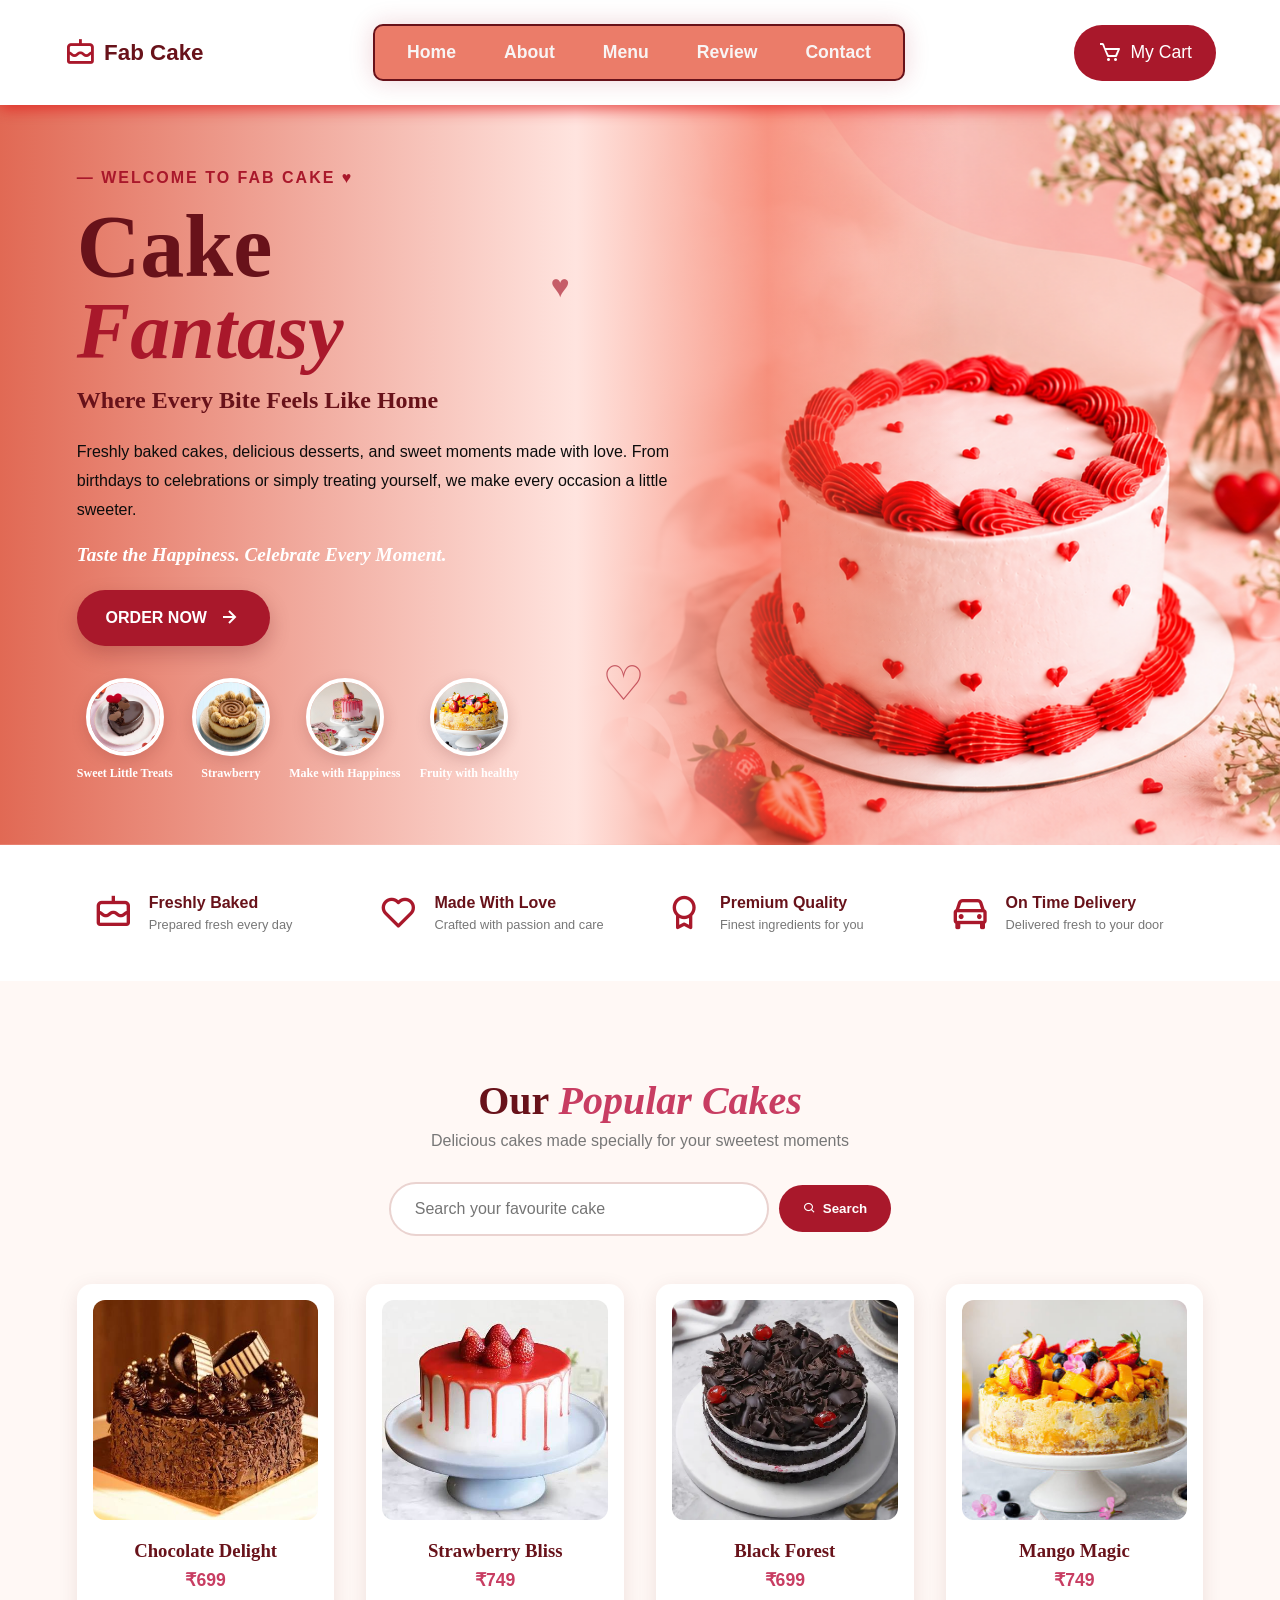
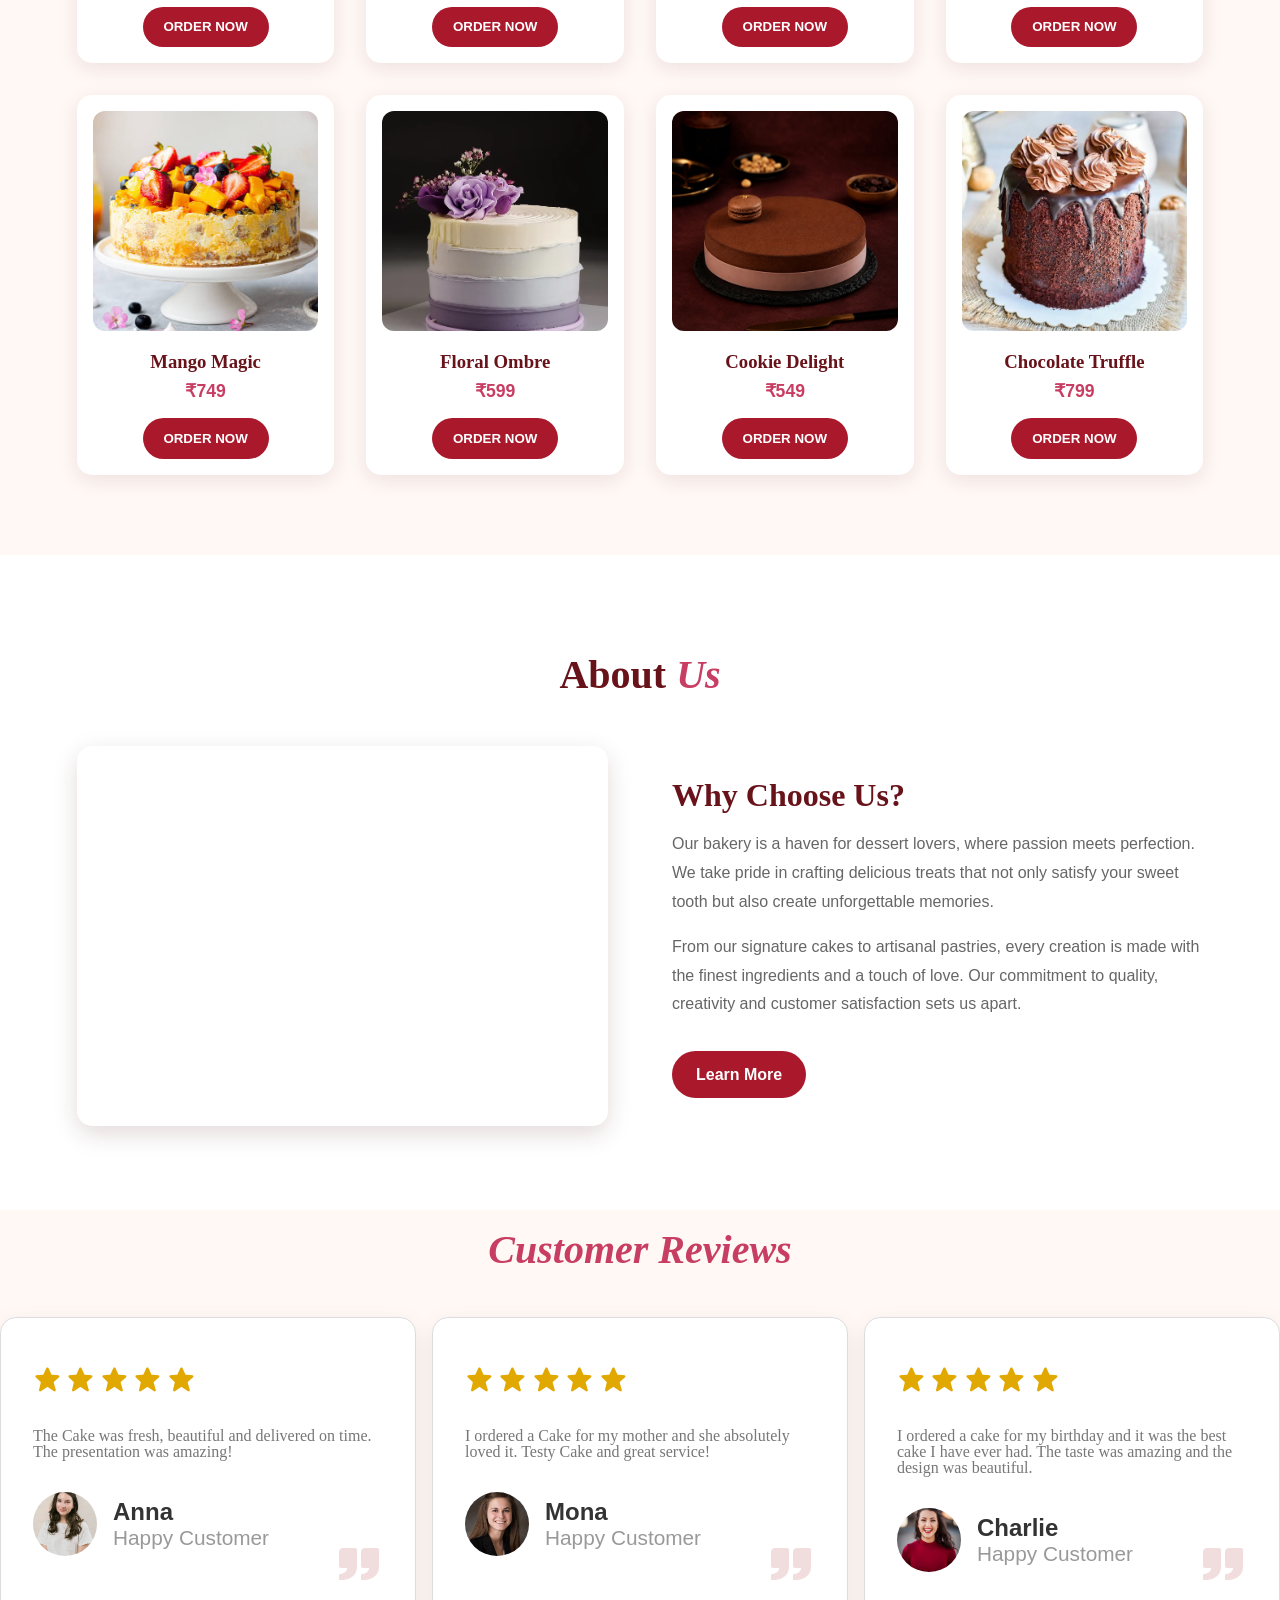
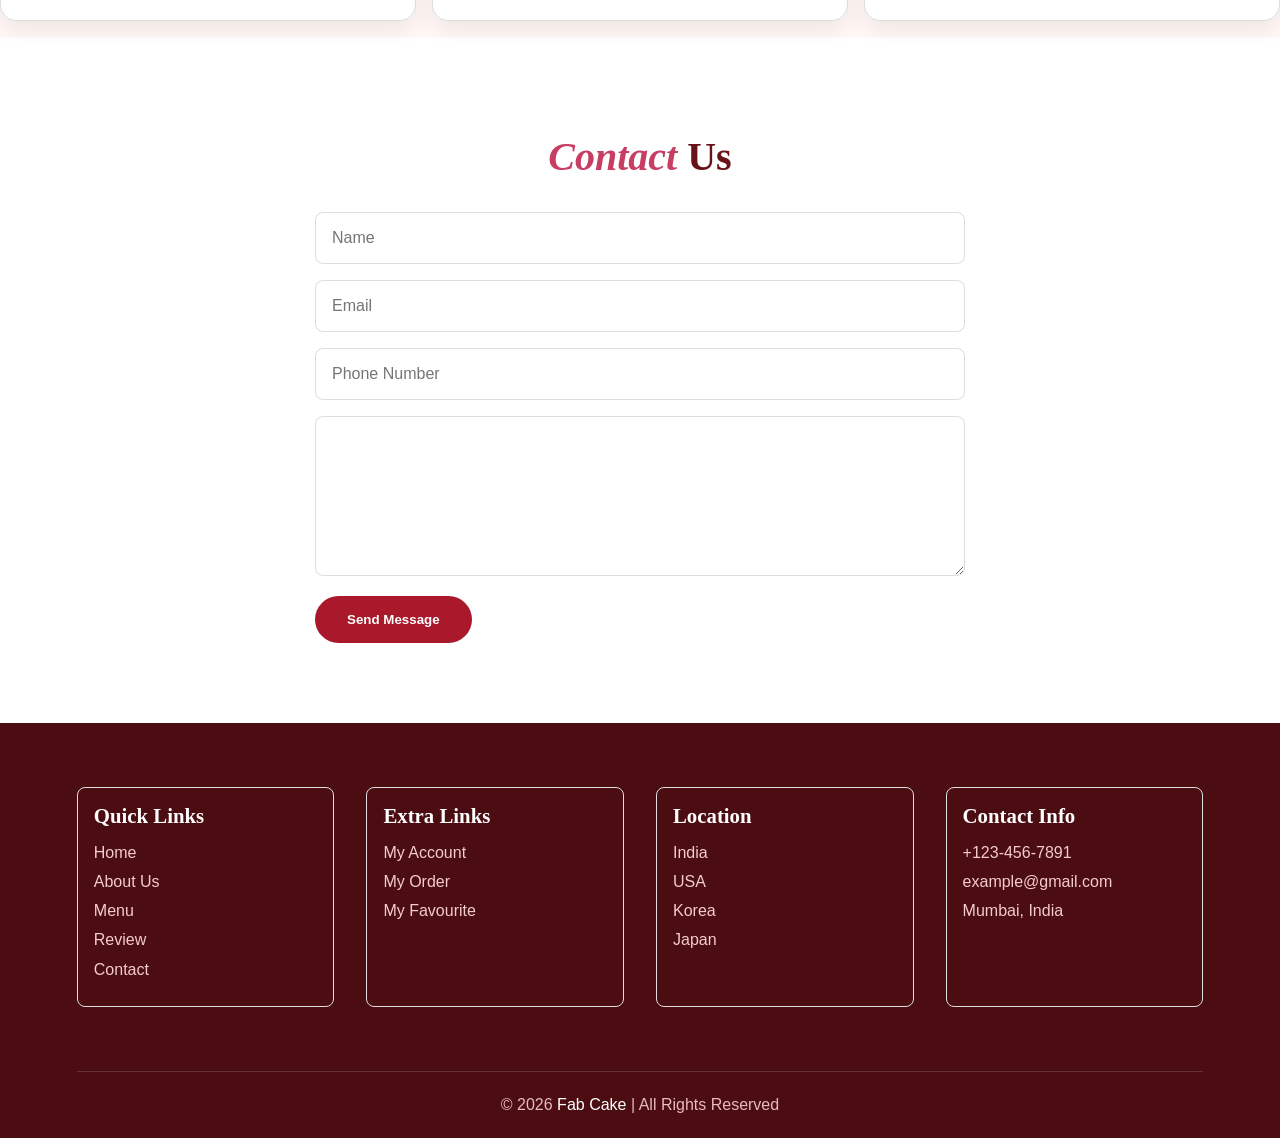
<file: index.html>
<!DOCTYPE html>
<html lang="en">

<head>

    <meta charset="UTF-8">
    <meta name="viewport" content="width=device-width, initial-scale=1.0">

    <title>Fab Cake</title>

    <!-- CSS -->
    <link rel="stylesheet" href="bakary.css">

    <!-- Boxicons -->
    <link href='https://unpkg.com/boxicons@2.1.4/css/boxicons.min.css' rel='stylesheet'>

</head>


<body>


    <!-- ================= HEADER ================= -->

    <header>

        <input type="checkbox" name="" id="toggler">
        <label for="toggler" class="bx bx-menu"></label>

        <!-- LOGO -->

        <a href="#home" class="logo">

            <i class='bx bx-cake'></i>

            <span>Fab Cake</span>

        </a>


        <!-- NAVBAR -->

        <nav class="navbar">

            <a href="#home">Home</a>

            <a href="#about">About</a>

            <a href="#menu">Menu</a>

            <a href="#review">Review</a>

            <a href="#contact">Contact</a>

        </nav>


        <!-- CART -->

        <a href="#cart" class="cart">

            <i class='bx bx-cart'></i>

            My Cart

        </a>

    </header>



    <!-- ================= HOME ================= -->


    <section class="home" id="home">


        <!-- DECORATIVE HEARTS -->

        <div class="heart heart1">♥</div>

        <div class="heart heart2">♡</div>


        <!-- LEFT CONTENT -->

        <div class="home-content">


            <p class="welcome">

                — WELCOME TO FAB CAKE ♥

            </p>


            <h1>

                Cake

                <span>Fantasy</span>

            </h1>


            <h2>

                Where Every Bite Feels Like Home

            </h2>


            <p class="description">

                Freshly baked cakes, delicious desserts, and sweet moments

                made with love. From birthdays to celebrations or simply

                treating yourself, we make every occasion a little sweeter.

            </p>


            <p class="tagline">

                Taste the Happiness. Celebrate Every Moment.

            </p>


            <!-- ORDER BUTTON -->

            <a href="#menu" class="order-btn">

                ORDER NOW

                <i class='bx bx-right-arrow-alt'></i>

            </a>



            <!-- SMALL CAKES -->

            <div class="mini-cakes">


                <div class="mini-cake">

                    <img src="cakeimg/mini1.png" alt="Sweet Little Treats">

                    <p>Sweet Little Treats</p>

                </div>



                <div class="mini-cake">

                    <img src="cakeimg/mini2.png" alt="Strawberry Cake">

                    <p>Strawberry</p>

                </div>



                <div class="mini-cake">

                    <img src="cakeimg/mini3.jpg" alt="Black Forest Cake">

                    <p>Make with Happiness</p>

                </div>



                <div class="mini-cake">

                    <img src="cakeimg/mangocake.jpg" alt="Mango Cake">

                    <p>Fruity with healthy</p>

                </div>


            </div>


        </div>

    </section>



    <!-- ================= FEATURES ================= -->

    <section class="features">


        <div class="feature-box">

            <i class='bx bx-cake'></i>

            <div>

                <h3>Freshly Baked</h3>

                <p>Prepared fresh every day</p>

            </div>

        </div>



        <div class="feature-box">

            <i class='bx bx-heart'></i>

            <div>

                <h3>Made With Love</h3>

                <p>Crafted with passion and care</p>

            </div>

        </div>



        <div class="feature-box">

            <i class='bx bx-award'></i>

            <div>

                <h3>Premium Quality</h3>

                <p>Finest ingredients for you</p>

            </div>

        </div>



        <div class="feature-box">

            <i class='bx bx-car'></i>

            <div>

                <h3>On Time Delivery</h3>

                <p>Delivered fresh to your door</p>

            </div>

        </div>


    </section>



    <!-- ================= MENU ================= -->

    <section class="menu" id="menu">


        <h1 class="heading">

            Our <span>Popular Cakes</span>

        </h1>


        <p class="menu-subtitle">

            Delicious cakes made specially for your sweetest moments

        </p>



        <!-- SEARCH BOX -->

        <div class="search-box">

            <input type="text" placeholder="Search your favourite cake">

            <button>

                <i class='bx bx-search'></i>

                Search

            </button>

        </div>



        <!-- CAKE CARDS -->

        <div class="cake-container">


            <!-- CAKE 1 -->

            <div class="cake-card">

                <img src="cakeimg/chocolate delight.jpg" alt="Chocolate Cake">

                <h3>Chocolate Delight</h3>

                <p>₹699</p>

                <button class="cake-btn">

                    ORDER NOW

                </button>

            </div>



            <!-- CAKE 2 -->

            <div class="cake-card">

                <img src="cakeimg/strobery.jpg" alt="Strawberry Cake">

                <h3>Strawberry Bliss</h3>

                <p>₹749</p>

                <button class="cake-btn">

                    ORDER NOW

                </button>

            </div>



            <!-- CAKE 3 -->

            <div class="cake-card">

                <img src="cakeimg/blackforest.jpg" alt="Black Forest Cake">

                <h3>Black Forest</h3>

                <p>₹699</p>

                <button class="cake-btn">

                    ORDER NOW

                </button>

            </div>



            <!-- CAKE 4 -->

            <div class="cake-card">

                <img src="cakeimg/mangocake.jpg" alt="Mango Cake">

                <h3>Mango Magic</h3>

                <p>₹749</p>

                <button class="cake-btn">

                    ORDER NOW

                </button>

            </div>




            <!-- Cake 4 -->
            <div class="cake-card">

                <img src="cakeimg/mangocake.jpg" alt="Mango Cake">

                <h3>Mango Magic</h3>

                <p>₹749</p>
                <button class="cake-btn">

                    ORDER NOW

                </button>

            </div>



            <div class="cake-card">

                <img src="cakeimg/floral cake.jpg" alt="Floral Ombre Cake">

                <h3>Floral Ombre</h3>

                <p>₹599</p>

                <button class="cake-btn">

                    ORDER NOW

                </button>


            </div>

            <div class="cake-card">

                <img src="cakeimg/cookie cake.jpg" alt="Cookie Cake">

                <h3>Cookie Delight</h3>

                <p>₹549</p>

                <button class="cake-btn">

                    ORDER NOW

                </button>
            </div>

            <div class="cake-card">

                <img src="cakeimg/Chocolate Truffle.jpg" alt="Chocolate Truffle Cake">

                <h3>Chocolate Truffle</h3>

                <p>₹799</p>

                <button class="cake-btn">

                    ORDER NOW

                </button>
            </div>




        </div>

    </section>



    <!-- ================= ABOUT ================= -->

    <section class="about" id="about">


        <h1 class="heading">

            About <span>Us</span>

        </h1>


        <div class="about-row">


            <!-- VIDEO -->

            <div class="video-container">

                <video src="cakeVideo/vid.mp4" autoplay muted loop>

                </video>

            </div>



            <!-- CONTENT -->

            <div class="about-content">


                <h3>

                    Why Choose Us?

                </h3>


                <p>

                    Our bakery is a haven for dessert lovers, where passion

                    meets perfection. We take pride in crafting delicious

                    treats that not only satisfy your sweet tooth but also

                    create unforgettable memories.

                </p>


                <p>

                    From our signature cakes to artisanal pastries, every

                    creation is made with the finest ingredients and a touch

                    of love. Our commitment to quality, creativity and

                    customer satisfaction sets us apart.

                </p>


                <a href="#" class="learn-btn">

                    Learn More

                </a>


            </div>




        </div>

    </section>



    <!-- ================= REVIEW ================= -->

    <section class="review" id="review">

        <h1 class="heading">
            <span>Customer Reviews</span>
        </h1>
        <br> <br>

        <div class="box-container">


            <div class="box">

                <div class="star">

                    <i class="bx bxs-star"></i>
                    <i class="bx bxs-star"></i>
                    <i class="bx bxs-star"></i>
                    <i class="bx bxs-star"></i>
                    <i class="bx bxs-star"></i>

                </div>

                <p>
                    The Cake was fresh, beautiful and delivered on time.
                    The presentation was amazing!
                </p>

                <div class="user">

                    <img src="cakeimg/person1.jpg">

                    <div class="user-info">

                        <h3>Anna</h3>
                        <span>Happy Customer</span>

                    </div>

                </div>

                <span class="bx bxs-quote-right"></span>

            </div>


            <div class="box">

                <div class="star">

                    <i class="bx bxs-star"></i>
                    <i class="bx bxs-star"></i>
                    <i class="bx bxs-star"></i>
                    <i class="bx bxs-star"></i>
                    <i class="bx bxs-star"></i>

                </div>

                <p>
                    I ordered a Cake for my mother and she absolutely
                    loved it. Testy Cake and great service!
                </p>

                <div class="user">

                    <img src="cakeimg/person2.jpg">

                    <div class="user-info">

                        <h3>Mona</h3>
                        <span>Happy Customer</span>

                    </div>

                </div>

                <span class="bx bxs-quote-right"></span>

            </div>


            <div class="box">

                <div class="star">

                    <i class="bx bxs-star"></i>
                    <i class="bx bxs-star"></i>
                    <i class="bx bxs-star"></i>
                    <i class="bx bxs-star"></i>
                    <i class="bx bxs-star"></i>

                </div>

                <p>
                    I ordered a cake for my birthday and it was the best cake I have ever had. The taste was amazing and
                    the design was beautiful.
                </p>

                <div class="user">

                    <img src="cakeimg/person4.jpg">

                    <div class="user-info">

                        <h3>Charlie</h3>
                        <span>Happy Customer</span>

                    </div>

                </div>

                <span class="bx bxs-quote-right"></span>

            </div>


        </div>

    </section>





    <!-- ================= CONTACT ================= -->

    <section class="contact" id="contact">


        <h1 class="heading">

            <span>Contact</span> Us

        </h1>


        <div class="contact-row">


            <form action="">


                <input type="text" placeholder="Name" class="box">


                <input type="email" placeholder="Email" class="box">


                <input type="number" placeholder="Phone Number" class="box">


                <textarea class="box" placeholder="Message" rows="7">

                </textarea>


                <input type="submit" value="Send Message" class="send-btn">


            </form>


        </div>

    </section>



    <!-- ================= FOOTER ================= -->

    <section class="footer">


        <div class="box-container">


            <!-- QUICK LINKS -->

            <div class="box">

                <h3>Quick Links</h3>

                <a href="#home">Home</a>

                <a href="#about">About Us</a>

                <a href="#menu">Menu</a>

                <a href="#review">Review</a>

                <a href="#contact">Contact</a>

            </div>



            <!-- EXTRA LINKS -->

            <div class="box">

                <h3>Extra Links</h3>

                <a href="#menu">My Account</a>

                <a href="#menu">My Order</a>

                <a href="#menu">My Favourite</a>

            </div>



            <!-- LOCATION -->

            <div class="box">

                <h3>Location</h3>

                <a href="#">India</a>

                <a href="#">USA</a>

                <a href="#">Korea</a>

                <a href="#">Japan</a>

            </div>



            <!-- CONTACT INFO -->

            <div class="box">

                <h3>Contact Info</h3>

                <a href="#">+123-456-7891</a>

                <a href="#">example@gmail.com</a>

                <a href="#">Mumbai, India</a>

            </div>


        </div>


        <div class="credit">

            © 2026 <span>Fab Cake</span> | All Rights Reserved

        </div>


    </section>


</body>

</html>
</file>
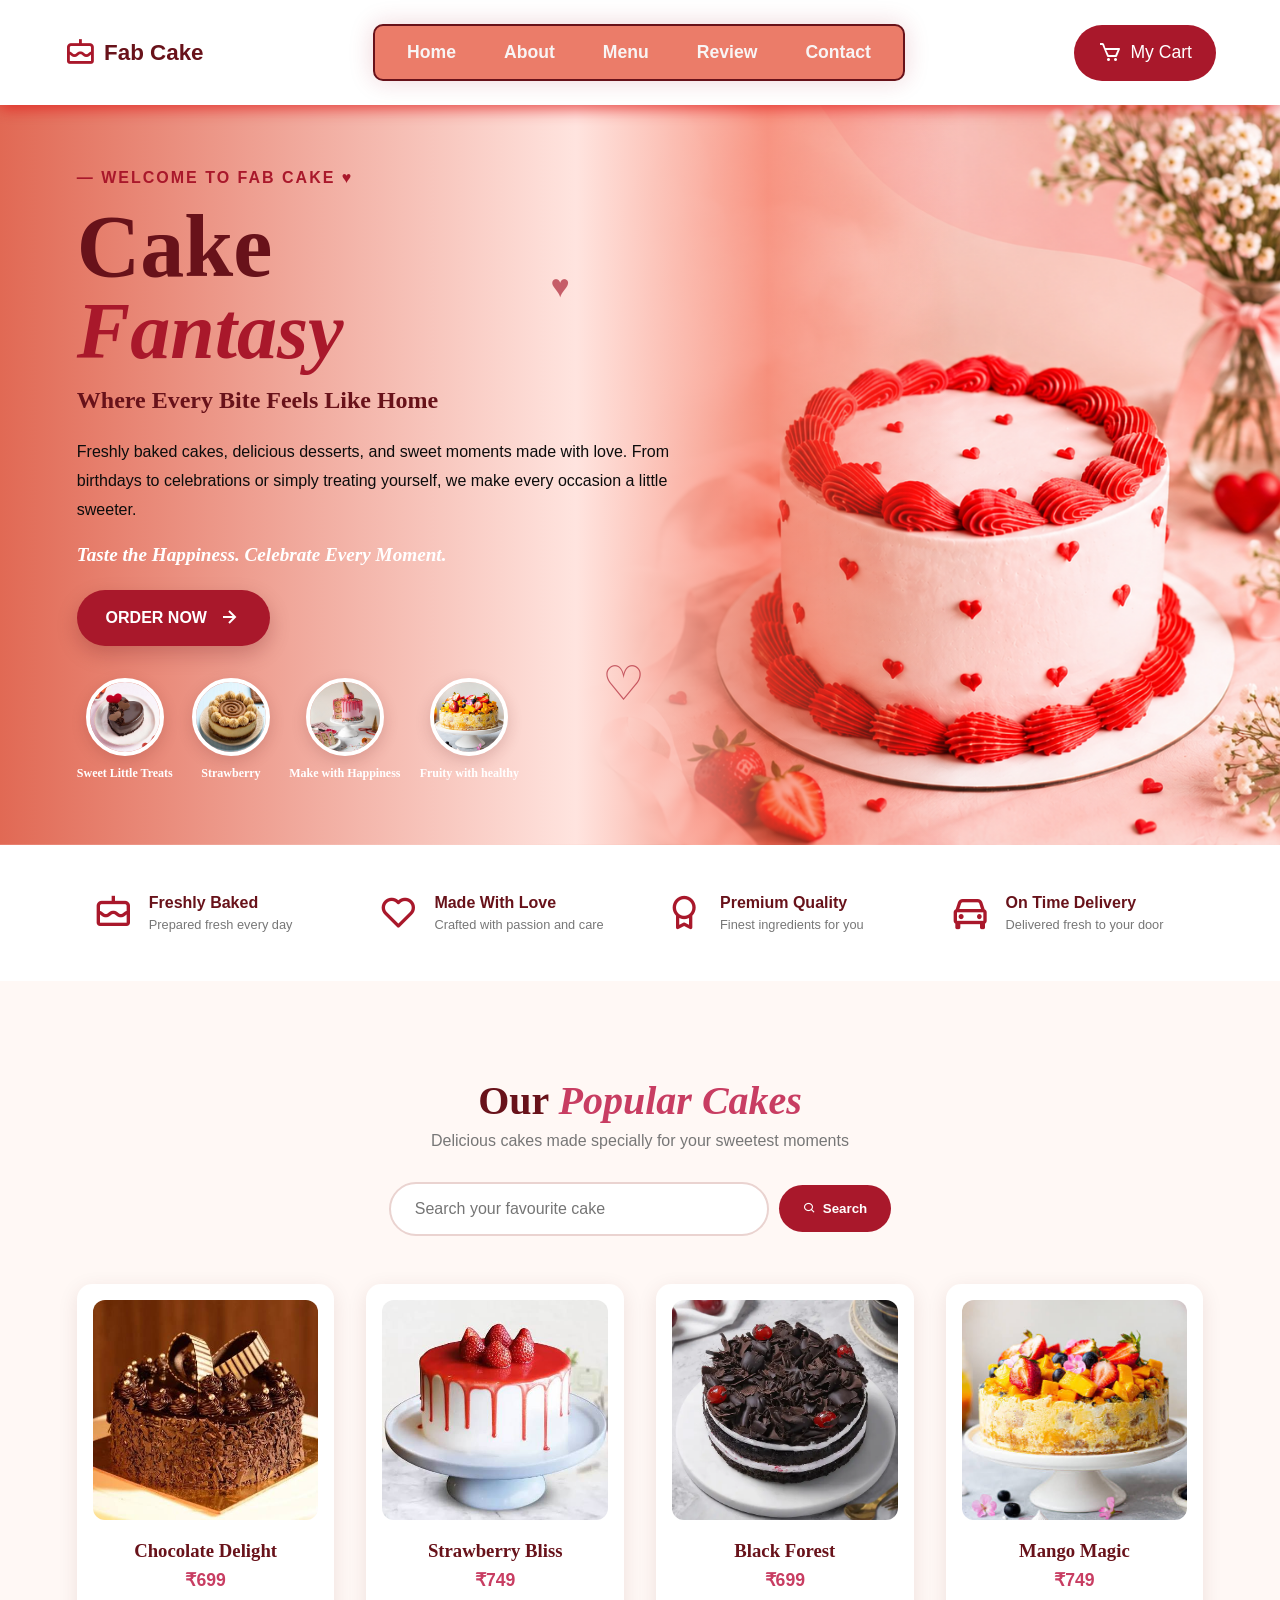
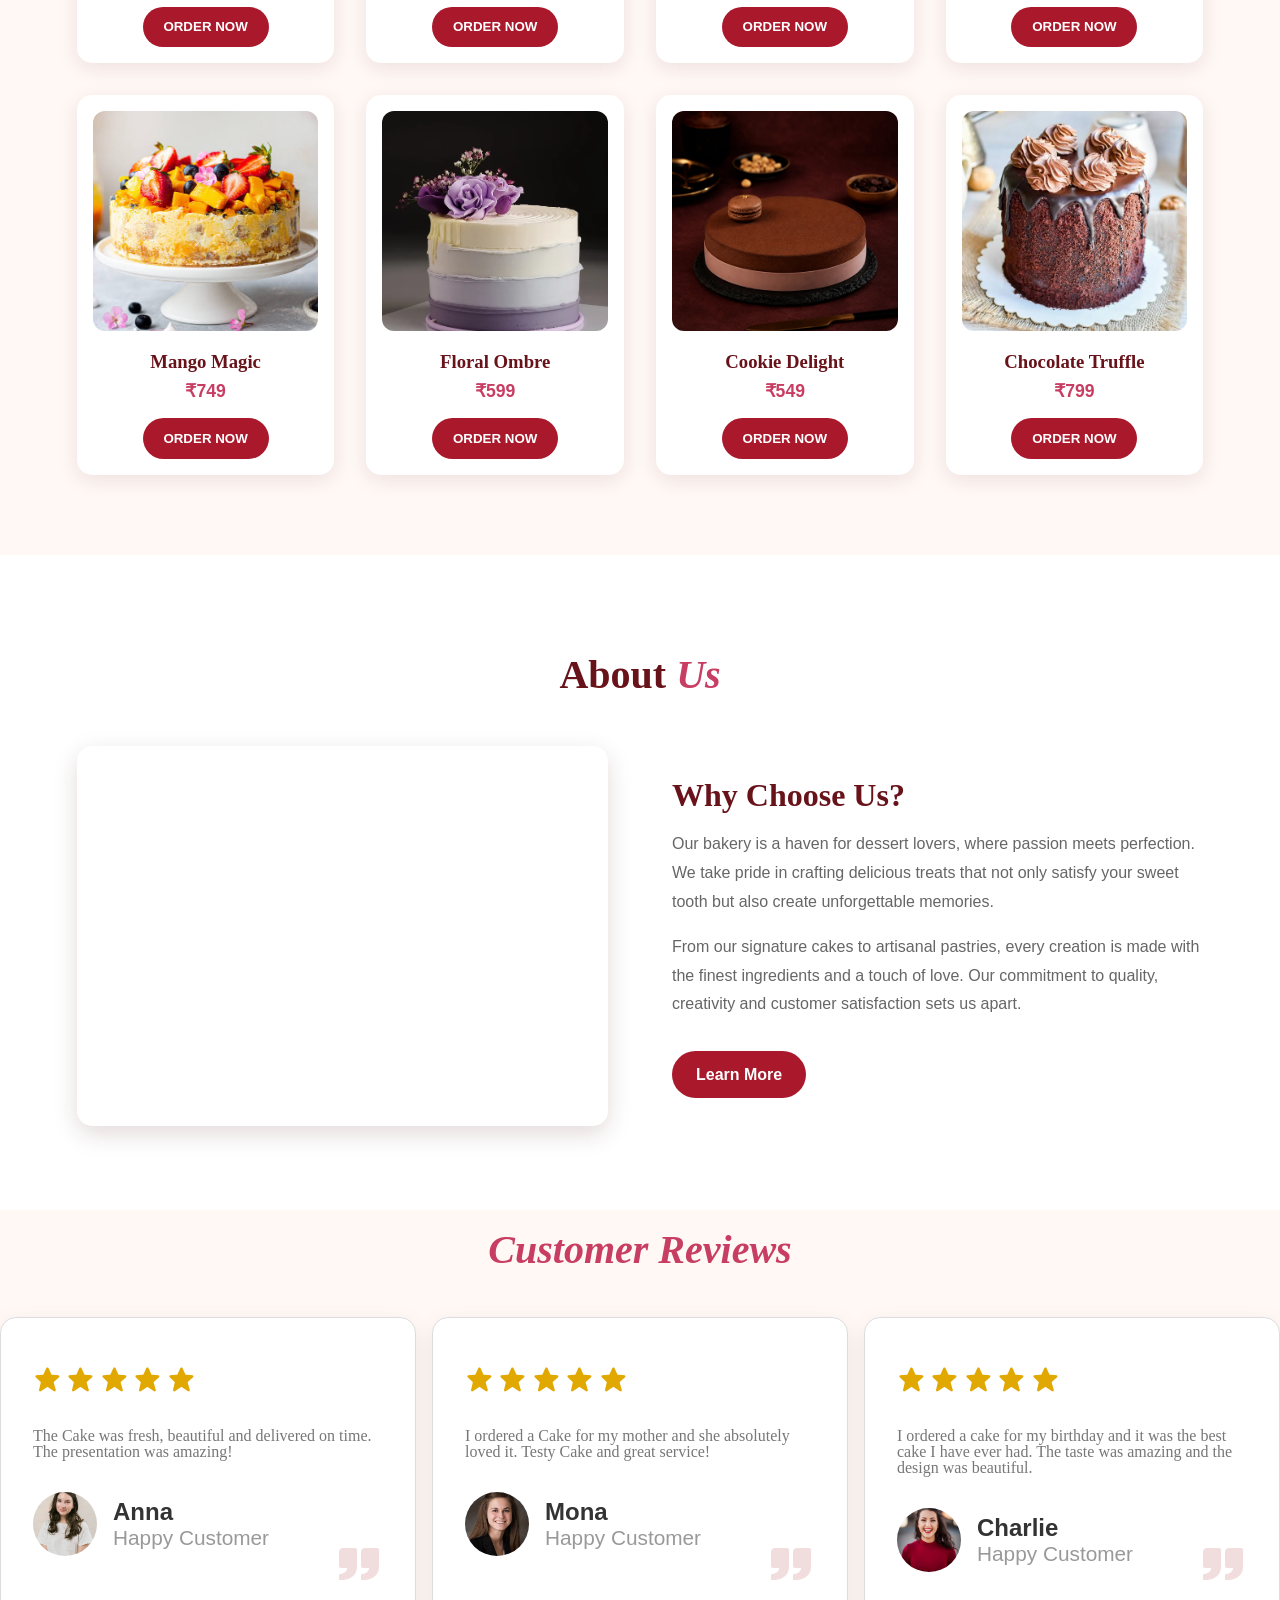
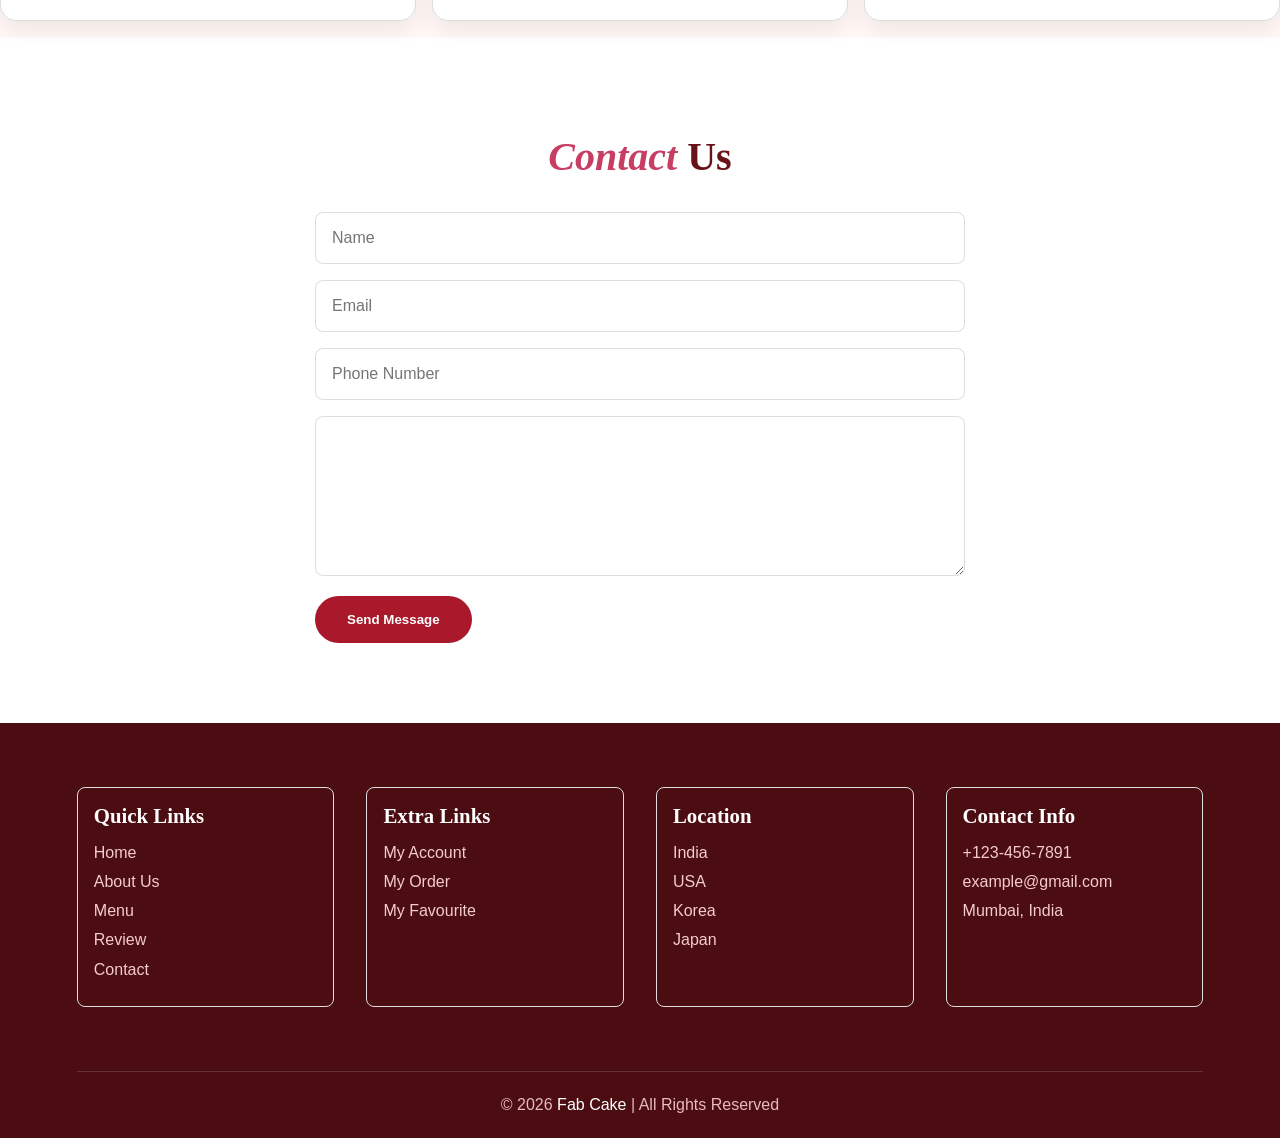
<file: bakary.html>
<!DOCTYPE html>
<html lang="en">

<head>

    <meta charset="UTF-8">
    <meta name="viewport" content="width=device-width, initial-scale=1.0">

    <title>Fab Cake</title>

    <!-- CSS -->
    <link rel="stylesheet" href="bakary.css">

    <!-- Boxicons -->
    <link href='https://unpkg.com/boxicons@2.1.4/css/boxicons.min.css' rel='stylesheet'>

</head>


<body>


    <!-- ================= HEADER ================= -->

    <header>

        <input type="checkbox" name="" id="toggler">
        <label for="toggler" class="bx bx-menu"></label>

        <!-- LOGO -->

        <a href="#home" class="logo">

            <i class='bx bx-cake'></i>

            <span>Fab Cake</span>

        </a>


        <!-- NAVBAR -->

        <nav class="navbar">

            <a href="#home">Home</a>

            <a href="#about">About</a>

            <a href="#menu">Menu</a>

            <a href="#review">Review</a>

            <a href="#contact">Contact</a>

        </nav>


        <!-- CART -->

        <a href="#cart" class="cart">

            <i class='bx bx-cart'></i>

            My Cart

        </a>

    </header>



    <!-- ================= HOME ================= -->


    <section class="home" id="home">


        <!-- DECORATIVE HEARTS -->

        <div class="heart heart1">♥</div>

        <div class="heart heart2">♡</div>


        <!-- LEFT CONTENT -->

        <div class="home-content">


            <p class="welcome">

                — WELCOME TO FAB CAKE ♥

            </p>


            <h1>

                Cake

                <span>Fantasy</span>

            </h1>


            <h2>

                Where Every Bite Feels Like Home

            </h2>


            <p class="description">

                Freshly baked cakes, delicious desserts, and sweet moments

                made with love. From birthdays to celebrations or simply

                treating yourself, we make every occasion a little sweeter.

            </p>


            <p class="tagline">

                Taste the Happiness. Celebrate Every Moment.

            </p>


            <!-- ORDER BUTTON -->

            <a href="#menu" class="order-btn">

                ORDER NOW

                <i class='bx bx-right-arrow-alt'></i>

            </a>



            <!-- SMALL CAKES -->

            <div class="mini-cakes">


                <div class="mini-cake">

                    <img src="cakeimg/mini1.png" alt="Sweet Little Treats">

                    <p>Sweet Little Treats</p>

                </div>



                <div class="mini-cake">

                    <img src="cakeimg/mini2.png" alt="Strawberry Cake">

                    <p>Strawberry</p>

                </div>



                <div class="mini-cake">

                    <img src="cakeimg/mini3.jpg" alt="Black Forest Cake">

                    <p>Make with Happiness</p>

                </div>



                <div class="mini-cake">

                    <img src="cakeimg/mangocake.jpg" alt="Mango Cake">

                    <p>Fruity with healthy</p>

                </div>


            </div>


        </div>

    </section>



    <!-- ================= FEATURES ================= -->

    <section class="features">


        <div class="feature-box">

            <i class='bx bx-cake'></i>

            <div>

                <h3>Freshly Baked</h3>

                <p>Prepared fresh every day</p>

            </div>

        </div>



        <div class="feature-box">

            <i class='bx bx-heart'></i>

            <div>

                <h3>Made With Love</h3>

                <p>Crafted with passion and care</p>

            </div>

        </div>



        <div class="feature-box">

            <i class='bx bx-award'></i>

            <div>

                <h3>Premium Quality</h3>

                <p>Finest ingredients for you</p>

            </div>

        </div>



        <div class="feature-box">

            <i class='bx bx-car'></i>

            <div>

                <h3>On Time Delivery</h3>

                <p>Delivered fresh to your door</p>

            </div>

        </div>


    </section>



    <!-- ================= MENU ================= -->

    <section class="menu" id="menu">


        <h1 class="heading">

            Our <span>Popular Cakes</span>

        </h1>


        <p class="menu-subtitle">

            Delicious cakes made specially for your sweetest moments

        </p>



        <!-- SEARCH BOX -->

        <div class="search-box">

            <input type="text" placeholder="Search your favourite cake">

            <button>

                <i class='bx bx-search'></i>

                Search

            </button>

        </div>



        <!-- CAKE CARDS -->

        <div class="cake-container">


            <!-- CAKE 1 -->

            <div class="cake-card">

                <img src="cakeimg/chocolate delight.jpg" alt="Chocolate Cake">

                <h3>Chocolate Delight</h3>

                <p>₹699</p>

                <button class="cake-btn">

                    ORDER NOW

                </button>

            </div>



            <!-- CAKE 2 -->

            <div class="cake-card">

                <img src="cakeimg/strobery.jpg" alt="Strawberry Cake">

                <h3>Strawberry Bliss</h3>

                <p>₹749</p>

                <button class="cake-btn">

                    ORDER NOW

                </button>

            </div>



            <!-- CAKE 3 -->

            <div class="cake-card">

                <img src="cakeimg/blackforest.jpg" alt="Black Forest Cake">

                <h3>Black Forest</h3>

                <p>₹699</p>

                <button class="cake-btn">

                    ORDER NOW

                </button>

            </div>



            <!-- CAKE 4 -->

            <div class="cake-card">

                <img src="cakeimg/mangocake.jpg" alt="Mango Cake">

                <h3>Mango Magic</h3>

                <p>₹749</p>

                <button class="cake-btn">

                    ORDER NOW

                </button>

            </div>




            <!-- Cake 4 -->
            <div class="cake-card">

                <img src="cakeimg/mangocake.jpg" alt="Mango Cake">

                <h3>Mango Magic</h3>

                <p>₹749</p>
                <button class="cake-btn">

                    ORDER NOW

                </button>

            </div>



            <div class="cake-card">

                <img src="cakeimg/floral cake.jpg" alt="Floral Ombre Cake">

                <h3>Floral Ombre</h3>

                <p>₹599</p>

                <button class="cake-btn">

                    ORDER NOW

                </button>


            </div>

            <div class="cake-card">

                <img src="cakeimg/cookie cake.jpg" alt="Cookie Cake">

                <h3>Cookie Delight</h3>

                <p>₹549</p>

                <button class="cake-btn">

                    ORDER NOW

                </button>
            </div>

            <div class="cake-card">

                <img src="cakeimg/Chocolate Truffle.jpg" alt="Chocolate Truffle Cake">

                <h3>Chocolate Truffle</h3>

                <p>₹799</p>

                <button class="cake-btn">

                    ORDER NOW

                </button>
            </div>




        </div>

    </section>



    <!-- ================= ABOUT ================= -->

    <section class="about" id="about">


        <h1 class="heading">

            About <span>Us</span>

        </h1>


        <div class="about-row">


            <!-- VIDEO -->

            <div class="video-container">

                <video src="cakeVideo/vid.mp4" autoplay muted loop>

                </video>

            </div>



            <!-- CONTENT -->

            <div class="about-content">


                <h3>

                    Why Choose Us?

                </h3>


                <p>

                    Our bakery is a haven for dessert lovers, where passion

                    meets perfection. We take pride in crafting delicious

                    treats that not only satisfy your sweet tooth but also

                    create unforgettable memories.

                </p>


                <p>

                    From our signature cakes to artisanal pastries, every

                    creation is made with the finest ingredients and a touch

                    of love. Our commitment to quality, creativity and

                    customer satisfaction sets us apart.

                </p>


                <a href="#" class="learn-btn">

                    Learn More

                </a>


            </div>




        </div>

    </section>



    <!-- ================= REVIEW ================= -->

    <section class="review" id="review">

        <h1 class="heading">
            <span>Customer Reviews</span>
        </h1>
        <br> <br>

        <div class="box-container">


            <div class="box">

                <div class="star">

                    <i class="bx bxs-star"></i>
                    <i class="bx bxs-star"></i>
                    <i class="bx bxs-star"></i>
                    <i class="bx bxs-star"></i>
                    <i class="bx bxs-star"></i>

                </div>

                <p>
                    The Cake was fresh, beautiful and delivered on time.
                    The presentation was amazing!
                </p>

                <div class="user">

                    <img src="cakeimg/person1.jpg">

                    <div class="user-info">

                        <h3>Anna</h3>
                        <span>Happy Customer</span>

                    </div>

                </div>

                <span class="bx bxs-quote-right"></span>

            </div>


            <div class="box">

                <div class="star">

                    <i class="bx bxs-star"></i>
                    <i class="bx bxs-star"></i>
                    <i class="bx bxs-star"></i>
                    <i class="bx bxs-star"></i>
                    <i class="bx bxs-star"></i>

                </div>

                <p>
                    I ordered a Cake for my mother and she absolutely
                    loved it. Testy Cake and great service!
                </p>

                <div class="user">

                    <img src="cakeimg/person2.jpg">

                    <div class="user-info">

                        <h3>Mona</h3>
                        <span>Happy Customer</span>

                    </div>

                </div>

                <span class="bx bxs-quote-right"></span>

            </div>


            <div class="box">

                <div class="star">

                    <i class="bx bxs-star"></i>
                    <i class="bx bxs-star"></i>
                    <i class="bx bxs-star"></i>
                    <i class="bx bxs-star"></i>
                    <i class="bx bxs-star"></i>

                </div>

                <p>
                    I ordered a cake for my birthday and it was the best cake I have ever had. The taste was amazing and
                    the design was beautiful.
                </p>

                <div class="user">

                    <img src="cakeimg/person4.jpg">

                    <div class="user-info">

                        <h3>Charlie</h3>
                        <span>Happy Customer</span>

                    </div>

                </div>

                <span class="bx bxs-quote-right"></span>

            </div>


        </div>

    </section>





    <!-- ================= CONTACT ================= -->

    <section class="contact" id="contact">


        <h1 class="heading">

            <span>Contact</span> Us

        </h1>


        <div class="contact-row">


            <form action="">


                <input type="text" placeholder="Name" class="box">


                <input type="email" placeholder="Email" class="box">


                <input type="number" placeholder="Phone Number" class="box">


                <textarea class="box" placeholder="Message" rows="7">

                </textarea>


                <input type="submit" value="Send Message" class="send-btn">


            </form>


        </div>

    </section>



    <!-- ================= FOOTER ================= -->

    <section class="footer">


        <div class="box-container">


            <!-- QUICK LINKS -->

            <div class="box">

                <h3>Quick Links</h3>

                <a href="#home">Home</a>

                <a href="#about">About Us</a>

                <a href="#menu">Menu</a>

                <a href="#review">Review</a>

                <a href="#contact">Contact</a>

            </div>



            <!-- EXTRA LINKS -->

            <div class="box">

                <h3>Extra Links</h3>

                <a href="#menu">My Account</a>

                <a href="#menu">My Order</a>

                <a href="#menu">My Favourite</a>

            </div>



            <!-- LOCATION -->

            <div class="box">

                <h3>Location</h3>

                <a href="#">India</a>

                <a href="#">USA</a>

                <a href="#">Korea</a>

                <a href="#">Japan</a>

            </div>



            <!-- CONTACT INFO -->

            <div class="box">

                <h3>Contact Info</h3>

                <a href="#">+123-456-7891</a>

                <a href="#">example@gmail.com</a>

                <a href="#">Mumbai, India</a>

            </div>


        </div>


        <div class="credit">

            © 2026 <span>Fab Cake</span> | All Rights Reserved

        </div>


    </section>


</body>

</html>
</file>
<file: bakary.css>
/* =========================
   ROOT
========================= */

:root {

    --red: #a9182b;

    --dark-red: #68121a;

    --pink: #c83d62;

    --light-pink: #ffe9e6;

    --cream: #fff8f5;

    --text: #5d3030;

    --white: #ffffff;

}


/* =========================
   RESET
========================= */

* {

    margin: 0;

    padding: 0;

    box-sizing: border-box;

    font-family: Verdana, Geneva, Tahoma, sans-serif;

    text-decoration: none;

    outline: none;

    border: none;

    transition: 0.1s ease;

}


html {

    scroll-behavior: smooth;

    scroll-padding-top: 100px;

}


body {

    background: var(--cream);

    color: var(--text);

}


/* =========================
   HEADER
========================= */

header {

    height: 105px;

    background: white;

    display: flex;

    align-items: center;

    justify-content: space-between;

    padding: 0 5%;

    position: sticky;

    top: 0;

    z-index: 1000;

    box-shadow: 0 3px 15px rgba(225, 21, 21, 0.774);

}

header #toggler {
    display: none;
}

header .bx-menu {
    font-size: 3rem;
    color: #333;
    border-radius: .5rem;
    padding: .5rem 1.5rem;
    cursor: pointer;
    border: 1rem solid rgba(0, 0, 0, .1);
    display: none;
}


/* LOGO */

.logo {

    display: flex;

    align-items: center;

    gap: 8px;

    color: var(--dark-red);

    font-size: 1.4rem;

    font-weight: bold;

}


.logo i {

    font-size: 2rem;

    color: var(--red);

}


/* NAVBAR */

.navbar {

    display: flex;

    align-items: center;

    justify-content: center;

    gap: 3rem;

    padding: 1rem 2rem;

    border: 2px solid var(--dark-red);

    border-radius: 10px;

    box-shadow: 0 0 25px rgba(169, 24, 43, 0.18);
    background-color: #eb7c69;

}


.navbar a {

    color: #f8f5f5;

    font-weight: bold;

    font-size: 1.1rem;

}


.navbar a:hover {

    color: var(--red);


}


/* CART */

.cart {

    display: flex;

    align-items: center;

    gap: 8px;

    padding: 1rem 1.5rem;

    background: var(--red);

    color: white;

    border-radius: 30px;

    font-size: 1.1rem;

}


.cart i {

    font-size: 1.5rem;

}


.cart:hover {

    background: white;
    color: rgb(40, 1, 1);


    transform: translateY(-2px);

}


/* =========================
   HOME
========================= */

.home {

    min-height: 700px;

    display: flex;

    align-items: center;

    padding: 4rem 6%;

    position: relative;


    overflow: hidden;


    background:

        linear-gradient(90deg,

            #e16954 0%,

            #ffe4df 45%,

            rgba(244, 91, 64, 0.55) 60%,

            rgba(255, 228, 223, 0) 75%),

        url(cakeimg/CAKE.png);


    background-size: cover;

    background-position: right;


}


/* HOME CONTENT */

.home-content {

    width: 55%;

    max-width: 680px;

    z-index: 2;

}


/* WELCOME */

.welcome {

    color: var(--red);

    font-size: 1rem;

    font-weight: bold;

    letter-spacing: 2px;

    margin-bottom: 1rem;

}


/* MAIN HEADING */

.home-content h1 {

    font-family: Georgia, serif;

    font-size: 5.5rem;

    line-height: 1;

    color: var(--dark-red);

    margin-bottom: 1rem;

}


.home-content h1 span {

    display: block;

    color: var(--red);

    font-family: Georgia, serif;

    font-style: italic;

    font-size: 5rem;

}


/* SUBTITLE */

.home-content h2 {

    font-family: Georgia, serif;

    color: var(--dark-red);

    font-size: 1.5rem;

    margin-bottom: 1.5rem;

}


/* DESCRIPTION */

.description {

    max-width: 620px;

    color: #0c0c0c;

    font-size: 1rem;

    line-height: 1.8;

    margin-bottom: 1.2rem;

}


/* TAGLINE */

.tagline {

    color: var(--white);

    font-family: Georgia, serif;

    font-style: italic;

    font-size: 1.2rem;

    font-weight: bold;

    margin-bottom: 1.5rem;

}


/* ORDER BUTTON */

.order-btn {

    display: inline-flex;

    align-items: center;

    gap: 10px;

    padding: 1rem 1.8rem;

    background: var(--red);

    color: white;

    border-radius: 30px;

    font-weight: bold;

    box-shadow: 0 8px 20px rgba(100, 10, 20, 0.25);

}


.order-btn i {

    font-size: 1.5rem;

}


.order-btn:hover {

    background: white;
    color: rgb(40, 1, 1);

    transform: translateY(-3px);

}


/* =========================
   SMALL CAKES
========================= */

.mini-cakes {

    display: flex;

    align-items: center;

    gap: 1.2rem;

    margin-top: 2rem;

}


.mini-cake {

    text-align: center;

    cursor: pointer;

}


.mini-cake img {

    width: 78px;

    height: 78px;

    object-fit: cover;

    border-radius: 50%;

    border: 4px solid white;

    box-shadow: 0 5px 15px rgba(100, 30, 30, 0.18);

}


.mini-cake p {

    color: white;

    font-family: Georgia, serif;

    font-size: 0.75rem;

    font-weight: bold;

    margin-top: 6px;

}


.mini-cake:hover img {

    transform: translateY(-7px) scale(1.08);

    border-color: var(--pink);

}


/* HEARTS */

.heart {

    position: absolute;

    color: var(--red);

    opacity: 0.65;

    font-size: 2rem;

}


.heart1 {

    left: 43%;

    top: 22%;

}


.heart2 {

    left: 47%;

    bottom: 18%;

    font-size: 3rem;

}


/* =========================
   FEATURES
========================= */

.features {

    display: grid;

    grid-template-columns: repeat(4, 1fr);

    gap: 1rem;

    padding: 2rem 6%;

    background: white;

}


.feature-box {

    display: flex;

    align-items: center;

    gap: 1rem;

    padding: 1rem;

}


.feature-box i {

    font-size: 2.5rem;

    color: var(--red);

}


.feature-box h3 {

    color: var(--dark-red);

    font-size: 1rem;

    margin-bottom: 5px;

}


.feature-box p {

    color: #777;

    font-size: 0.8rem;

}


/* =========================
   COMMON HEADING
========================= */

.heading {

    text-align: center;

    font-family: Georgia, serif;

    font-size: 3rem;

    color: var(--dark-red);

    margin-bottom: 1rem;

}


.heading span {

    color: var(--pink);

    font-family: Georgia, serif;

    font-style: italic;

}


/* =========================
   MENU
========================= */

.menu {

    padding: 5rem 6%;

    background: #fff8f5;

}


.menu-subtitle {

    text-align: center;

    color: #777;

    margin-bottom: 2rem;

}


/* SEARCH */

.search-box {

    display: flex;

    justify-content: center;

    align-items: center;

    gap: 10px;

    margin: 2rem auto 3rem;

}


.search-box input {

    width: 380px;

    padding: 1rem 1.5rem;

    border: 2px solid #ead3d0;

    border-radius: 30px;

    font-size: 1rem;

    background: white;

    color: var(--dark-red);

}


.search-box input:focus {

    border-color: var(--pink);

}


.search-box button {

    display: flex;

    align-items: center;

    gap: 7px;

    padding: 1rem 1.5rem;

    border-radius: 30px;

    background: var(--red);

    color: rgb(255, 254, 254);

    font-weight: bold;

    cursor: pointer;

}


.search-box button:hover {

    background: var(--dark-red);

}


/* CAKE CONTAINER */

.cake-container {

    display: grid;

    grid-template-columns: repeat(4, 1fr);

    gap: 2rem;

}


/* CAKE CARD */

.cake-card {

    background: white;

    padding: 1rem;

    text-align: center;

    border-radius: 15px;

    box-shadow: 0 5px 20px rgba(90, 20, 20, 0.1);

}


.cake-card:hover {

    transform: translateY(-8px);

    box-shadow: 0 12px 25px rgba(90, 20, 20, 0.18);

}


.cake-card img {

    width: 100%;

    height: 220px;

    object-fit: cover;

    border-radius: 12px;

}


.cake-card h3 {

    color: var(--dark-red);

    font-family: Georgia, serif;

    margin: 1rem 0 0.5rem;

}


.cake-card p {

    color: var(--pink);

    font-weight: bold;

    font-size: 1.1rem;

    margin-bottom: 1rem;

}


.cake-btn {

    padding: 0.8rem 1.3rem;

    background: var(--red);

    color: white;

    border-radius: 25px;

    cursor: pointer;

    font-weight: bold;

}


.cake-btn:hover {


    background: white;
    color: rgb(40, 1, 1);


}


/* =========================
   ABOUT
========================= */

.about {

    padding: 5rem 6%;

    background: white;

}


.about-row {

    display: flex;

    align-items: center;

    gap: 4rem;

    margin-top: 3rem;

}


.video-container {

    flex: 1;

}


.video-container video {

    width: 100%;

    height: 380px;

    object-fit: cover;

    border-radius: 15px;

    box-shadow: 0 8px 25px rgba(70, 10, 10, 0.15);

}


.about-content {

    flex: 1;

}


.about-content h3 {

    color: var(--dark-red);

    font-family: Georgia, serif;

    font-size: 2rem;

    margin-bottom: 1rem;

}


.about-content p {

    color: #666;

    line-height: 1.8;

    margin-bottom: 1rem;

}


.learn-btn {

    display: inline-block;

    margin-top: 1rem;

    padding: 0.9rem 1.5rem;

    border-radius: 25px;

    background: var(--red);

    color: white;

    font-weight: bold;

}


.learn-btn:hover {
    background: white;
    color: rgb(40, 1, 1);


}


/* =========================
   REVIEW
========================= */

.review {
    background: var(--cream);
}

h1.heading {
    text-align: center;

    color: var(--dark-red);

    font-size: 2.5rem;
    margin-top: 1rem;
    margin-bottom: 0.5rem;

}

.review .box-container {
    display: flex;

    flex-wrap: wrap;

    gap: 1rem;

    justify-content: center;
}

.review .box-container .box {
    flex: 1 1 10rem;

    max-width: 30rem;

    background: #fff;

    border-radius: 1rem;

    padding: 3rem 2rem;

    position: relative;

    box-shadow: 0 .5rem 1.5rem rgba(0, 0, 0, .08);
}

.review .box-container .box .star i {
    color: #e0a800;

    font-size: 1.8rem;
}

.review .box-container p {
    color: #777;

    font-size: 1rem;
    font-family: bold;
    line-height: 1;

    padding-top: 2rem;
}

.review .box-container .box .user {
    display: flex;

    align-items: center;

    padding-top: 2rem;
}

.review .box-container .box .user img {
    height: 4rem;

    width: 4rem;

    border-radius: 50%;

    object-fit: cover;

    margin-right: 1rem;
}

.review .box-container .box .user h3 {
    font-size: 1.5rem;

    color: #333;
}

.review .box-container .box .user span {
    font-size: 1.3rem;
    align-items: center;
    color: #999;
}

.review .box-container .box .bxs-quote-right {
    position: absolute;

    bottom: 2rem;

    right: 2rem;

    font-size: 3rem;

    color: #f1dddd;
}


/* =========================
   CONTACT
========================= */

.contact {

    padding: 5rem 6%;

    background: white;

}


.contact-row {

    display: flex;

    justify-content: center;

    margin-top: 2rem;

}


.contact form {

    width: 650px;

}


.box {

    width: 100%;

    padding: 1rem;

    margin-bottom: 1rem;

    border: 1px solid #ddd;

    border-radius: 8px;

    font-size: 1rem;

}


.box:focus {

    border-color: var(--pink);

}


.send-btn {

    padding: 1rem 2rem;

    background: var(--red);

    color: white;

    border-radius: 25px;

    cursor: pointer;

    font-weight: bold;

}


.send-btn:hover {

    background: white;
    color: rgb(40, 1, 1);


}


/* =========================
   FOOTER
========================= */

.footer {

    background: #4b0d12;

    padding: 4rem 6% 1.5rem;

}


.box-container {

    display: grid;

    grid-template-columns: repeat(4, 1fr);

    gap: 2rem;

}


.footer .box h3 {

    color: white;

    font-family: Georgia, serif;

    font-size: 1.3rem;

    margin-bottom: 1rem;

}


.footer .box a {

    display: block;

    color: #f4cccc;

    margin-bottom: 0.7rem;

}


.footer .box a:hover {

    color: white;

    padding-left: 5px;

}


.credit {

    text-align: center;

    color: #eabbbb;

    margin-top: 3rem;

    padding-top: 1.5rem;

    border-top: 1px solid rgba(255, 255, 255, 0.15);

}


.credit span {

    color: white;

}


/* =========================
   RESPONSIVE
========================= */

@media (max-width: 1000px) {

    header {

        padding: 0 3%;

    }

    .navbar {

        gap: 1.5rem;

        padding: 0.8rem 1rem;

    }

    .navbar a {

        font-size: 0.9rem;

    }

    .cake-container {

        grid-template-columns: repeat(2, 1fr);

    }

    .features {

        grid-template-columns: repeat(2, 1fr);

    }

}


@media (max-width: 768px) {

    header {

        height: auto;

        padding: 1rem;

        flex-direction: column;

        gap: 1rem;

    }


    .navbar {

        flex-wrap: wrap;

    }


    .home {

        min-height: 750px;

        background-position: 65% center;

    }


    .home-content {

        width: 100%;

    }


    .home-content h1 {

        font-size: 4rem;

    }


    .home-content h1 span {

        font-size: 3.8rem;

    }


    .mini-cakes {

        gap: 0.7rem;

    }


    .mini-cake img {

        width: 65px;

        height: 65px;

    }


    .about-row {

        flex-direction: column;

    }


    .review-container {

        grid-template-columns: 1fr;

    }


    .box-container {

        grid-template-columns: repeat(2, 1fr);

    }

}


@media (max-width: 500px) {

    .cake-container {

        grid-template-columns: 1fr;

    }


    .features {

        grid-template-columns: 1fr;

    }


    .box-container {

        grid-template-columns: 1fr;

    }


    .search-box {

        flex-direction: column;

    }


    .search-box input {

        width: 100%;

    }


    .home-content h1 {

        font-size: 3rem;

    }


    .home-content h1 span {

        font-size: 3rem;

    }

}
</file>
